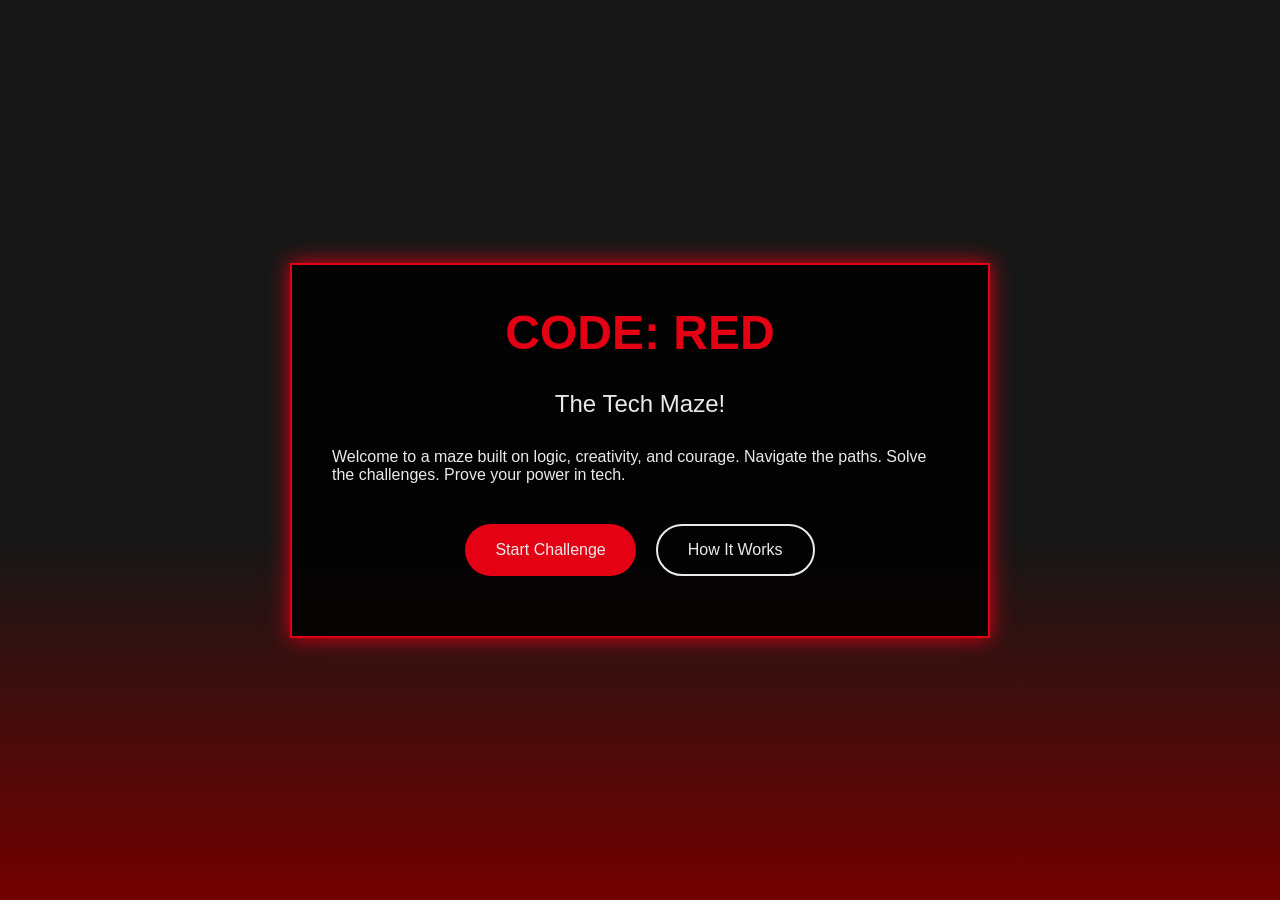
<file: index.html>
<!DOCTYPE html>
<html lang="en">
<head>
  <meta charset="UTF-8">
  <meta name="viewport" content="width=device-width, initial-scale=1.0" />
  <meta http-equiv="X-UA-Compatible" content="ie=edge" />
  <title>WELCOME TO THE TECH MAZE</title>
  <link rel="stylesheet" href="baseStyle.css" />
  <link rel="stylesheet" href="style.css" />
</head>
<body>

  <div class="container">
    <h1>CODE: RED</h1>
    <h2>The Tech Maze!</h2>
    <p>
      Welcome to a maze built on logic, creativity, and courage.  
      Navigate the paths. Solve the challenges. Prove your power in tech.
    </p>

    <div class="buttons">
      <button class="start-btn" onclick="startGame()">Start Challenge</button>
      <button class="info-btn" onclick="showInfo()">How It Works</button>
    </div>
  </div>

  <script>
    function startGame() {
      localStorage.setItem("current_challenge", "0");
      localStorage.setItem("player_x", "0");
      localStorage.setItem("player_y", "1");
      window.location.href = "./maze/index.html";
    }

    function showInfo() {
      alert(
        "🧩 HOW IT WORKS:\n\n" +
        "• Solve challenges to escape the maze\n" +
        "• Use logic, creativity, and teamwork\n" +
        "Good luck!"
      );
    }
  </script>

</body>
</html
</file>
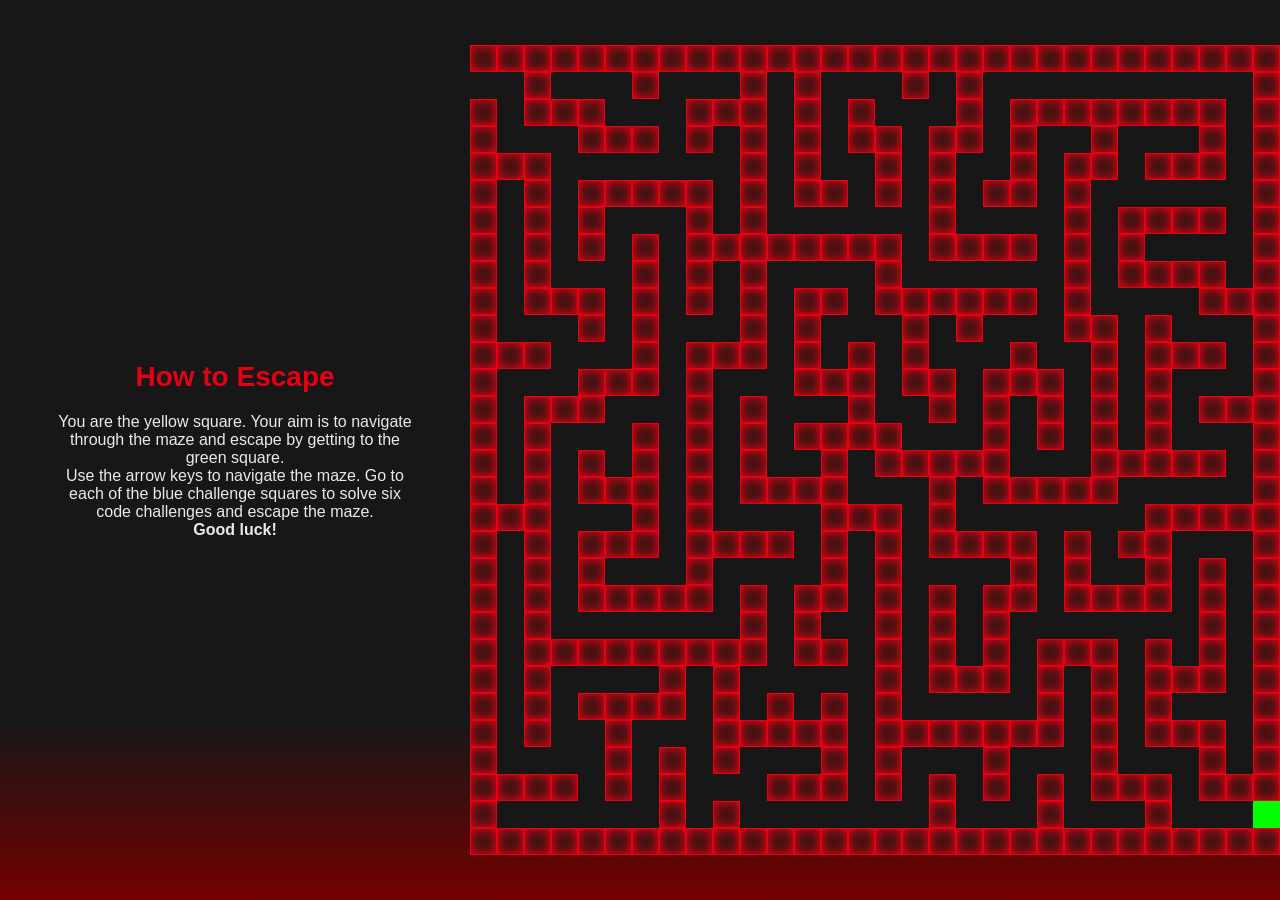
<file: maze/index.html>
<!doctype html>
<html lang="en">
    <head>
        <meta charset="UTF-8" />
        <meta name="viewport" content="width=device-width, initial-scale=1.0" />
        <meta http-equiv="X-UA-Compatible" content="ie=edge" />
        <title>Maze</title>
        <link rel="stylesheet" href="../baseStyle.css" />
        <link rel="stylesheet" href="style.css" />
    </head>
    <body>
        <div class="instructions" role="main">
            <h1>How to Escape</h1>
            <p>You are the yellow square. Your aim is to navigate through the maze and escape by getting to the green square.</p>
            <p>Use the arrow keys to navigate the maze. Go to each of the blue challenge squares to solve six code challenges and escape the maze.</p>
            <p><b>Good luck!</b></p>
        </div>
        <div class="mazeContainer">
            <div class="maze" id="maze"></div>
        </div>

        <script src="script.js"></script>
    </body>
</html>
</file>
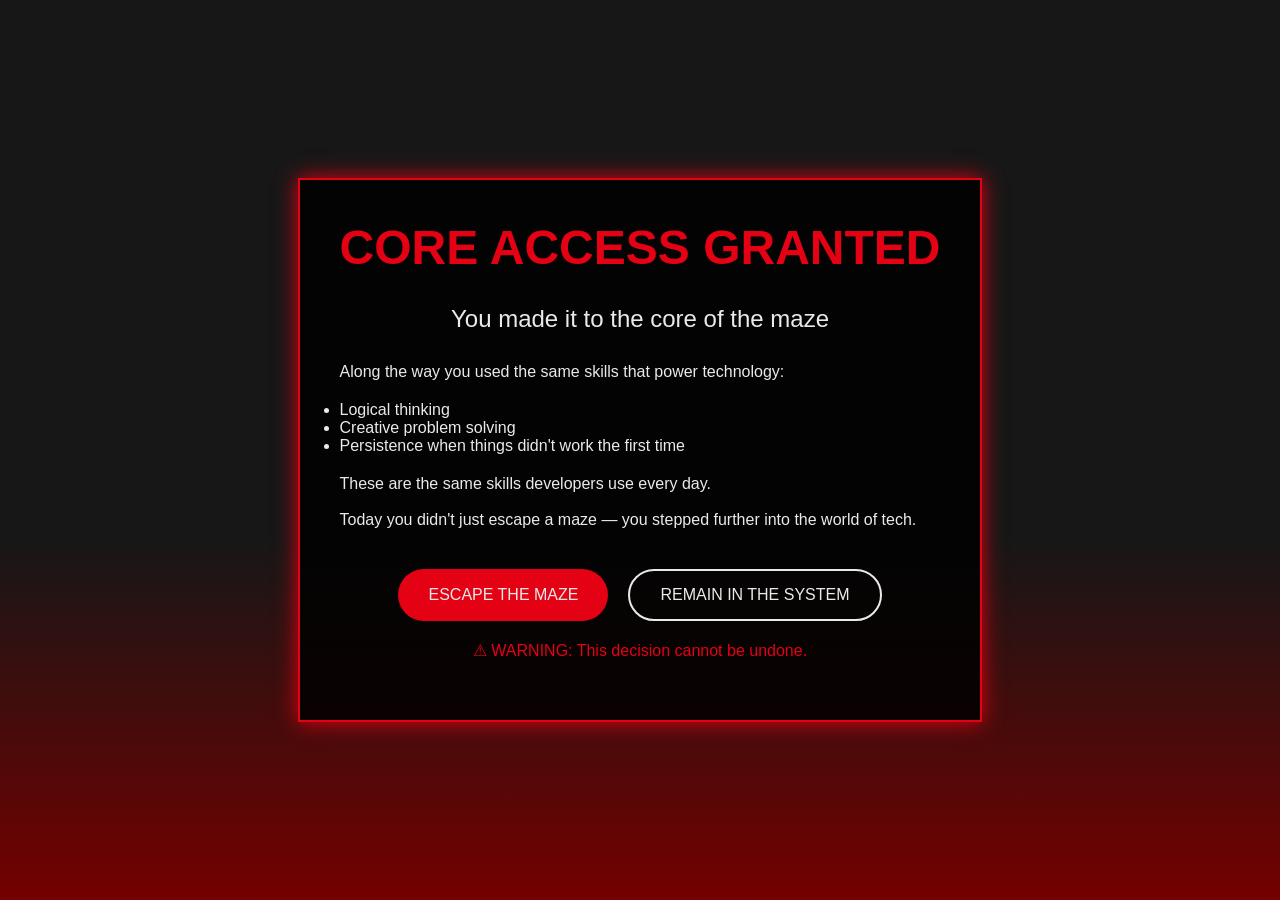
<file: Final-page.html>
<!doctype html>
<html lang="en">
    <head>
        <meta charset="UTF-8" />
        <title>THE CORE</title>
        <link rel="stylesheet" href="baseStyle.css" />
        <link rel="stylesheet" href="style.css" />
    </head>

    <body>
        <div class="container">
            <h1>CORE ACCESS GRANTED</h1>

            <h2>
                You made it to the core of the maze</h2>
            <p>
                Along the way you used the same skills that power technology:<br />
            </p>
            <ul>
                    <li>Logical thinking</li>
                    <li>Creative problem solving</li>
                    <li>Persistence when things didn't work the first time</li>
            </ul>
            <p>
                These are the same skills developers use every day.<br /><br />

                Today you didn't just escape a maze — you stepped further into the world of tech.
            </p>

            <div class="buttons">
                <button class="escape" onclick="escapeMaze()">ESCAPE THE MAZE</button>

                <button class="stay" onclick="stayMaze()">REMAIN IN THE SYSTEM</button>
            </div>

            <p class="warning">⚠ WARNING: This decision cannot be undone.</p>
        </div>

        <script>
            function escapeMaze() {
                window.location.href = "./index.html";
            }

            function stayMaze() {
                window.location.href = "./maze/index.html";
            }
        </script>
    </body>
</html>
</file>
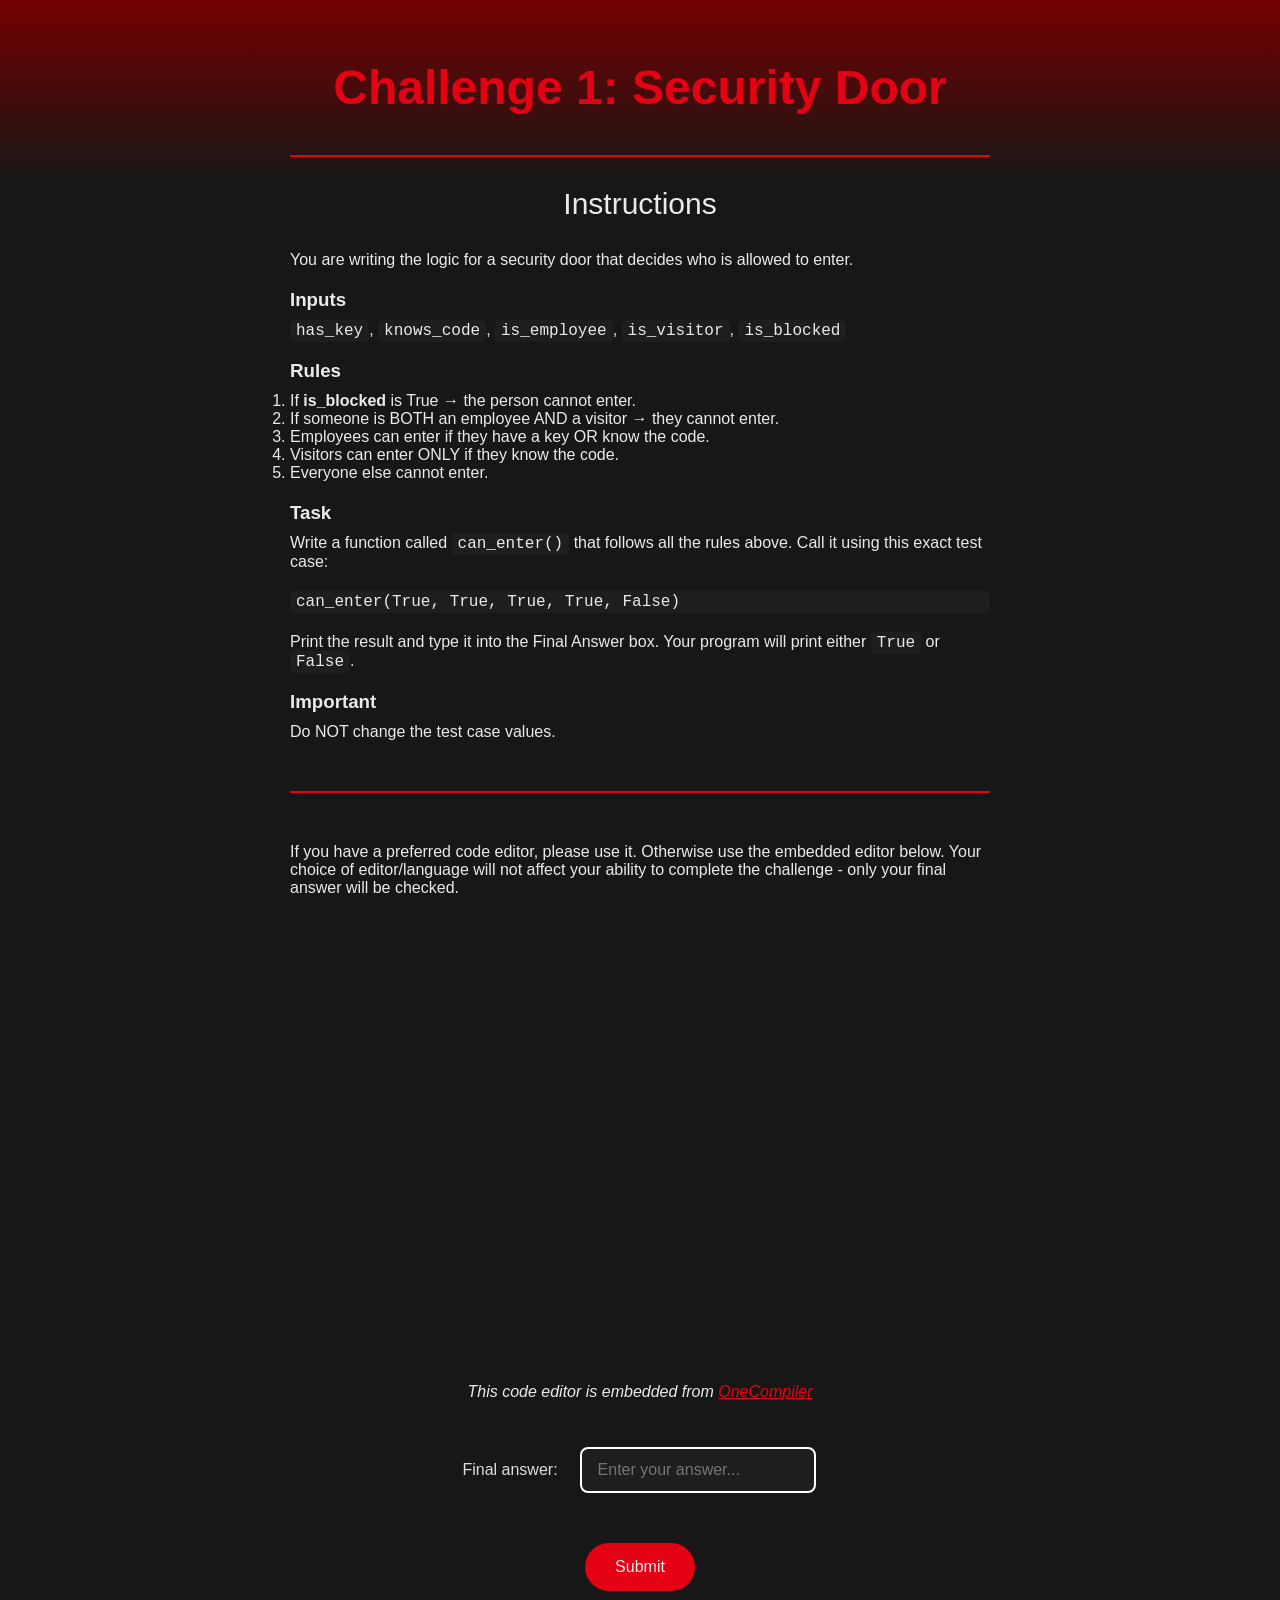
<file: challenges/challenge-1.html>
<!doctype html>
<html>
    <head>
        <title>Intern Challenge</title>
        <link rel="stylesheet" href="../baseStyle.css" />
        <link rel="stylesheet" href="challenge-template.css" />
    </head>
    <body>
        <div class="container">
            <div class="title"><h1>Challenge 1: Security Door</h1></div>

            <div class="instructions">
                <h2>Instructions</h2>
                <p>You are writing the logic for a security door that decides who is allowed to enter.</p>
                <h3>Inputs</h3>
                <p><code>has_key</code>, <code>knows_code</code>, <code>is_employee</code>, <code>is_visitor</code>, <code>is_blocked</code></p>
                <h3>Rules</h3>
                <ol>
                    <li>If <strong>is_blocked</strong> is True → the person cannot enter.</li>
                    <li>If someone is BOTH an employee AND a visitor → they cannot enter.</li>
                    <li>Employees can enter if they have a key OR know the code.</li>
                    <li>Visitors can enter ONLY if they know the code.</li>
                    <li>Everyone else cannot enter.</li>
                </ol>
                <h3>Task</h3>
                <p>Write a function called <code>can_enter()</code> that follows all the rules above. Call it using this exact test case:</p>
                <pre>can_enter(True, True, True, True, False)</pre>
                <p>Print the result and type it into the Final Answer box. Your program will print either <code>True</code> or <code>False</code>.</p>
                <h3>Important</h3>
                <p>Do NOT change the test case values.</p>
            </div>

            <div class="workspace">
                <p style="margin-bottom: 16px">
                    If you have a preferred code editor, please use it. Otherwise use the embedded editor below. Your choice of editor/language will not affect your ability to complete the challenge -
                    only your final answer will be checked.
                </p>
                <iframe id="oc-editor" frameborder="0" height="450px" src="https://onecompiler.com/embed/python?theme=dark&hideTitle=true&hideStdin=true" width="100%"></iframe>
                <p style="margin-bottom: 16px">
                    <i>This code editor is embedded from <a href="https://onecompiler.com/">OneCompiler</a></i>
                </p>
                <div class="final-answer">
                    <label>Final answer:</label>
                    <input id="answer-input" type="text" placeholder="Enter your answer..." />
                    <div id="answer-feedback"></div>
                </div>
            </div>
            <div class="button-container">
                <button id="submitButton" onclick="buttonAction()">Submit</button>
            </div>
        </div>
        <footer></footer>

        <script>
            var correctHash = "1f644623abc84b0d59a676f2640ca2bf6ed76858f1c14239e5fd30f0a3613d89";
            var salt = atob("V0lUY2hhbGxlbmdlNg==");

            async function hashInput(input) {
                var encoder = new TextEncoder();
                var data = encoder.encode(salt + input);
                var hashBuffer = await crypto.subtle.digest("SHA-256", data);
                var hashArray = Array.from(new Uint8Array(hashBuffer));
                return hashArray
                    .map(function (b) {
                        return b.toString(16).padStart(2, "0");
                    })
                    .join("");
            }

            function toTitleCase(str) {
                return str.charAt(0).toUpperCase() + str.slice(1).toLowerCase();
            }

            async function buttonAction() {
                var raw = document.getElementById("answer-input").value.trim();
                var feedback = document.getElementById("answer-feedback");
                const submitButton = document.getElementById("submitButton");
                if (submitButton.textContent == "Submit") {
                    if (raw === "") {
                        feedback.textContent = "⚠️ Please enter an answer.";
                        feedback.style.color = "orange";
                        return;
                    }

                    var input = toTitleCase(raw);
                    var hash = await hashInput(input);

                    if (hash === correctHash) {
                        feedback.textContent = "✅ Correct! Well done!";
                        feedback.style.color = "green";
                        submitButton.textContent = "Continue";
                        localStorage.setItem("current_challenge", "1");
                    } else {
                        feedback.textContent = "❌ Incorrect, try again.";
                        feedback.style.color = "red";
                    }
                } else {
                    window.location.href = "../maze/index.html";
                }
            }

            document.getElementById("answer-input").addEventListener("keydown", function (e) {
                if (e.key === "Enter") buttonAction();
            });
        </script>
    </body>
</html>
</file>
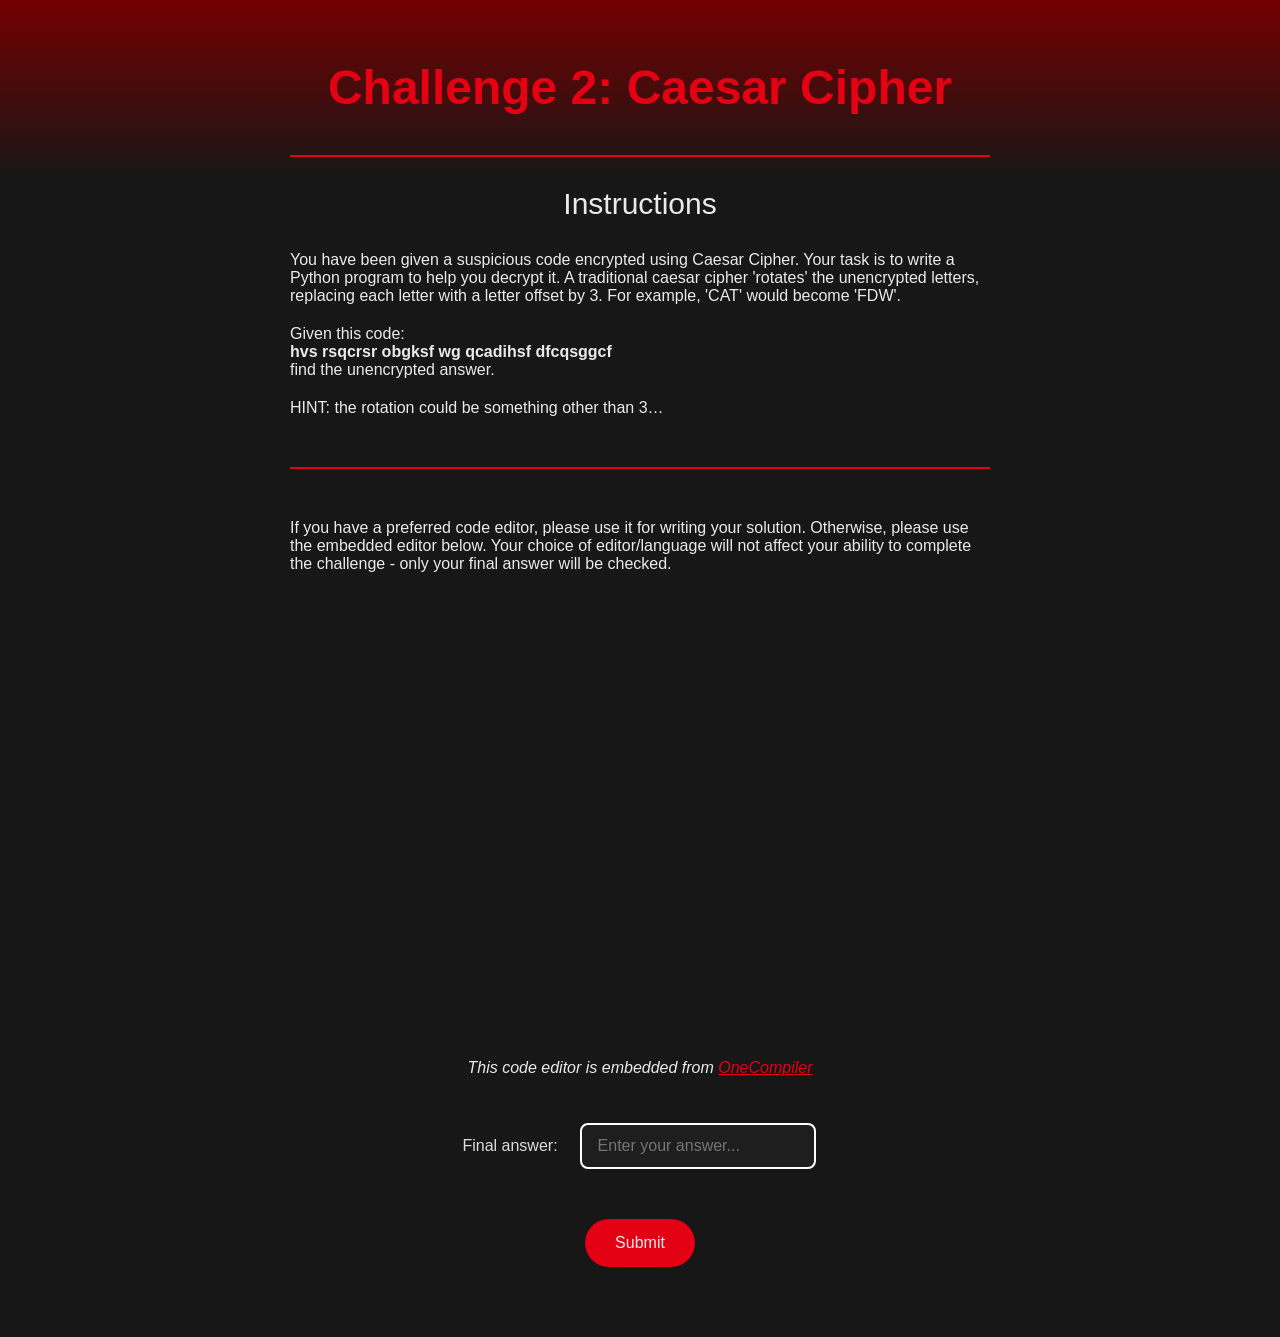
<file: challenges/challenge-2.html>
<html>
    <head>
        <title>Intern Challenge</title>
        <link rel="stylesheet" href="../baseStyle.css" />
        <link rel="stylesheet" href="challenge-template.css" />
    </head>
    <body>
        <div class="container">
            <div class="title"><h1>Challenge 2: Caesar Cipher</h1></div>
            <div class="instructions">
                <h2>Instructions</h2>
                <p>
                    You have been given a suspicious code encrypted using Caesar Cipher. Your task is to write a Python program to help you decrypt it. A traditional caesar cipher 'rotates' the
                    unencrypted letters, replacing each letter with a letter offset by 3. For example, 'CAT' would become 'FDW'.
                </p>
                <p>
                    Given this code:<br />
                    <b>hvs rsqcrsr obgksf wg qcadihsf dfcqsggcf</b><br />
                    find the unencrypted answer.
                </p>
                <p>HINT: the rotation could be something other than 3…</p>
            </div>
            <div class="workspace">
                <p style="margin-bottom: 16px">
                    If you have a preferred code editor, please use it for writing your solution. Otherwise, please use the embedded editor below. Your choice of editor/language will not affect your
                    ability to complete the challenge - only your final answer will be checked.
                </p>
                <iframe id="oc-editor" frameborder="0" height="450px" src="https://onecompiler.com/embed/python?theme=dark&hideTitle=true&hideStdin=true" width="100%"></iframe>
                <p style="margin-bottom: 16px">
                    <i>This code editor is embedded from <a href="https://onecompiler.com/">OneCompiler</a></i>
                </p>
                <div class="final-answer">
                    <label>Final answer:</label>
                    <input id="answer-input" type="text" placeholder="Enter your answer..." />
                    <div id="answer-feedback"></div>
                </div>
            </div>
            <div class="button-container">
                <button id="submitButton" onclick="buttonAction()">Submit</button>
            </div>
        </div>
        <footer></footer>

        <script>
            var correctHash = "e3398f8eddab784f516e554e3e517cf0a4aa2de9c51534960f7106059bc1fa40";
            var salt = atob("V0lUY2hhbGxlbmdlMQ==");

            async function hashInput(input) {
                var encoder = new TextEncoder();
                var data = encoder.encode(salt + input);
                var hashBuffer = await crypto.subtle.digest("SHA-256", data);
                var hashArray = Array.from(new Uint8Array(hashBuffer));
                return hashArray
                    .map(function (b) {
                        return b.toString(16).padStart(2, "0");
                    })
                    .join("");
            }

            async function buttonAction() {
                var input = document.getElementById("answer-input").value.trim();
                var feedback = document.getElementById("answer-feedback");
                const submitButton = document.getElementById("submitButton");
                if (submitButton.textContent == "Submit") {
                    if (input === "") {
                        feedback.textContent = "⚠️ Please enter an answer.";
                        feedback.style.color = "orange";
                        return;
                    }

                    var hash = await hashInput(input);

                    if (hash === correctHash) {
                        feedback.textContent = "✅ Correct! Well done!";
                        feedback.style.color = "green";
                        submitButton.textContent = "Continue";
                        localStorage.setItem("current_challenge", "2");
                    } else {
                        feedback.textContent = "❌ Incorrect, try again.";
                        feedback.style.color = "red";
                    }
                } else {
                    window.location.href = "../maze/index.html";
                }
            }

            document.getElementById("answer-input").addEventListener("keydown", function (e) {
                if (e.key === "Enter") buttonAction();
            });
        </script>
    </body>
</html>
</file>
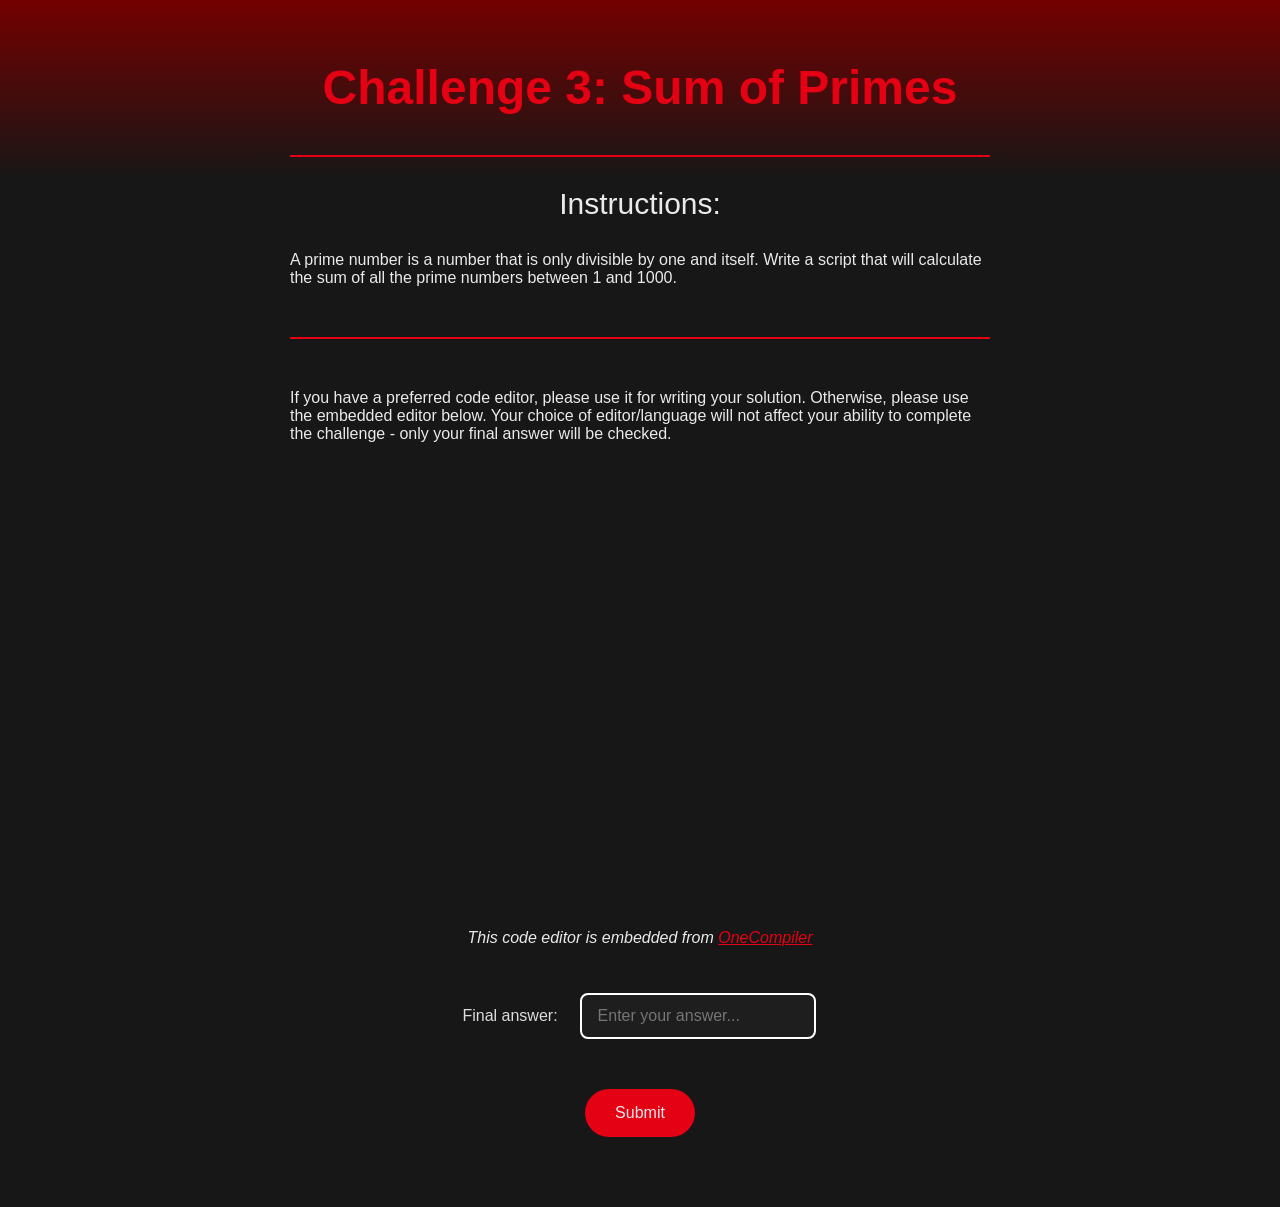
<file: challenges/challenge-3.html>
<html>
    <head>
        <title>Intern Challenge</title>
        <link rel="stylesheet" href="../baseStyle.css" />
        <link rel="stylesheet" href="challenge-template.css" />
    </head>
    <body>
        <div class="container">
            <div class="title"><h1>Challenge 3: Sum of Primes</h1></div>
            <div class="instructions">
                <h2>Instructions:</h2>
                <p>A prime number is a number that is only divisible by one and itself. Write a script that will calculate the sum of all the prime numbers between 1 and 1000.</p>
            </div>
            <div class="workspace">
                <p style="margin-bottom: 16px">
                    If you have a preferred code editor, please use it for writing your solution. Otherwise, please use the embedded editor below. Your choice of editor/language will not affect your
                    ability to complete the challenge - only your final answer will be checked.
                </p>
                <iframe id="oc-editor" frameborder="0" height="450px" src="https://onecompiler.com/embed/python?theme=dark&hideTitle=true&hideStdin=true" width="100%"></iframe>
                <p style="margin-bottom: 16px">
                    <i>This code editor is embedded from <a href="https://onecompiler.com/">OneCompiler</a></i>
                </p>
                <div class="final-answer">
                    <label>Final answer:</label>
                    <input id="answer-input" type="text" placeholder="Enter your answer..." />
                    <div id="answer-feedback"></div>
                </div>
            </div>
            <div class="button-container">
                <button id="submitButton" onclick="buttonAction()">Submit</button>
            </div>
        </div>
        <footer></footer>

        <script>
            var correctHash = "a9e822f84a453fee1458f88b2d0cf621e48e9b3615586f9a9fd9444f72c19328";
            var salt = atob("V0lUY2hhbGxlbmdlMw==");

            async function hashInput(input) {
                var encoder = new TextEncoder();
                var data = encoder.encode(salt + input);
                var hashBuffer = await crypto.subtle.digest("SHA-256", data);
                var hashArray = Array.from(new Uint8Array(hashBuffer));
                return hashArray
                    .map(function (b) {
                        return b.toString(16).padStart(2, "0");
                    })
                    .join("");
            }

            async function buttonAction() {
                var input = document.getElementById("answer-input").value.replace(/,/g, "").trim();
                var feedback = document.getElementById("answer-feedback");
                const submitButton = document.getElementById("submitButton");
                if (submitButton.textContent == "Submit") {
                    if (input === "") {
                        feedback.textContent = "⚠️ Please enter an answer.";
                        feedback.style.color = "orange";
                        return;
                    }

                    var hash = await hashInput(input);

                    if (hash === correctHash) {
                        feedback.textContent = "✅ Correct! Well done!";
                        feedback.style.color = "green";
                        submitButton.textContent = "Continue";
                        localStorage.setItem("current_challenge", "3");
                    } else {
                        feedback.textContent = "❌ Incorrect, try again.";
                        feedback.style.color = "red";
                    }
                } else {
                    window.location.href = "../maze/index.html";
                }
            }

            document.getElementById("answer-input").addEventListener("keydown", function (e) {
                if (e.key === "Enter") buttonAction();
            });
        </script>
    </body>
</html>
</file>
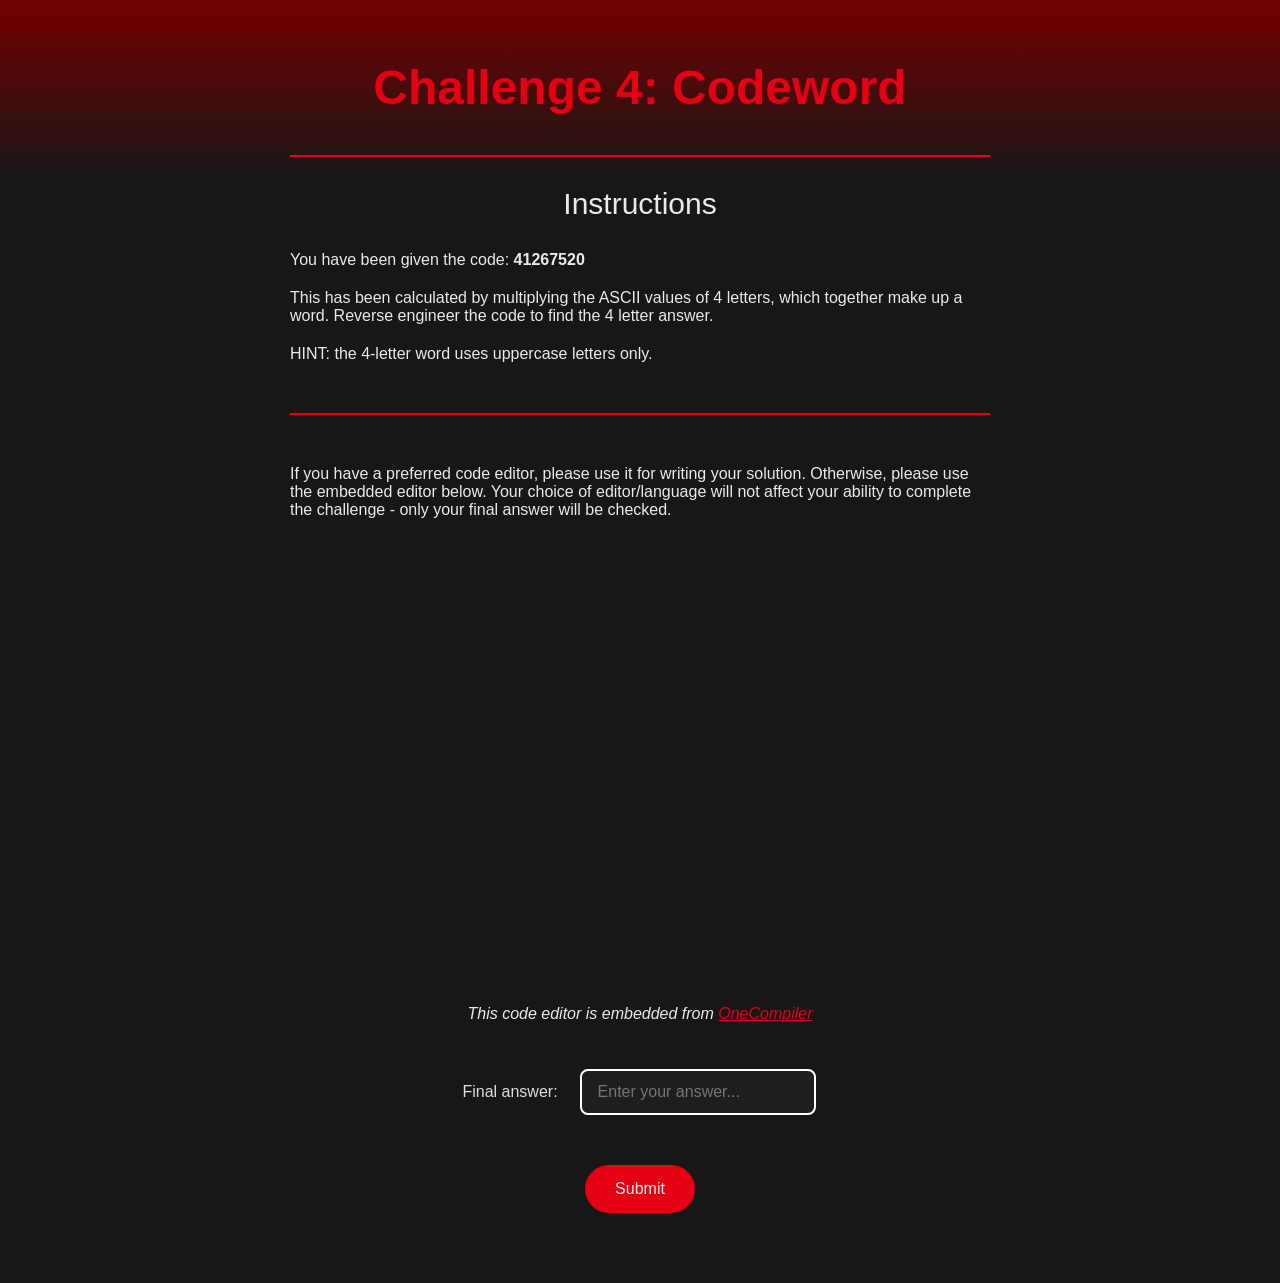
<file: challenges/challenge-4.html>
<html>
    <head>
        <title>Intern Challenge</title>
        <link rel="stylesheet" href="../baseStyle.css" />
        <link rel="stylesheet" href="challenge-template.css" />
    </head>
    <body>
        <div class="container">
            <div class="title"><h1>Challenge 4: Codeword</h1></div>
            <div class="instructions">
                <h2>Instructions</h2>
                <p>You have been given the code: <b>41267520</b></p>
                <p>This has been calculated by multiplying the ASCII values of 4 letters, which together make up a word. Reverse engineer the code to find the 4 letter answer.</p>
                <p>HINT: the 4-letter word uses uppercase letters only.</p>
            </div>
            <div class="workspace">
                <p style="margin-bottom: 16px">
                    If you have a preferred code editor, please use it for writing your solution. Otherwise, please use the embedded editor below. Your choice of editor/language will not affect your
                    ability to complete the challenge - only your final answer will be checked.
                </p>
                <iframe id="oc-editor" frameborder="0" height="450px" src="https://onecompiler.com/embed/python?theme=dark&hideTitle=true&hideStdin=true" width="100%"></iframe>
                <p style="margin-bottom: 16px">
                    <i>This code editor is embedded from <a href="https://onecompiler.com/">OneCompiler</a></i>
                </p>
                <div class="final-answer">
                    <label>Final answer:</label>
                    <input id="answer-input" type="text" placeholder="Enter your answer..." />
                    <div id="answer-feedback"></div>
                </div>
            </div>
            <div class="button-container">
                <button id="submitButton" onclick="buttonAction()">Submit</button>
            </div>
        </div>
        <footer></footer>

        <script>
            var correctHash = "f740d8afd6d1ff48c96afd339b2fe2723e730011046b0b06c623c2a9cd339c42";
            var salt = atob("V0lUY2hhbGxlbmdlMg==");

            async function hashInput(input) {
                var encoder = new TextEncoder();
                var data = encoder.encode(salt + input);
                var hashBuffer = await crypto.subtle.digest("SHA-256", data);
                var hashArray = Array.from(new Uint8Array(hashBuffer));
                return hashArray
                    .map(function (b) {
                        return b.toString(16).padStart(2, "0");
                    })
                    .join("");
            }

            async function buttonAction() {
                var input = document.getElementById("answer-input").value.trim();
                var feedback = document.getElementById("answer-feedback");
                const submitButton = document.getElementById("submitButton");
                if (submitButton.textContent == "Submit") {
                    if (input === "") {
                        feedback.textContent = "⚠️ Please enter an answer.";
                        feedback.style.color = "orange";
                        return;
                    }

                    var hash = await hashInput(input);

                    if (hash === correctHash) {
                        feedback.textContent = "✅ Correct! Well done!";
                        feedback.style.color = "green";
                        submitButton.textContent = "Continue";
                        localStorage.setItem("current_challenge", "4");
                    } else {
                        feedback.textContent = "❌ Incorrect, try again.";
                        feedback.style.color = "red";
                    }
                } else {
                    window.location.href = "../maze/index.html";
                }
            }

            document.getElementById("answer-input").addEventListener("keydown", function (e) {
                if (e.key === "Enter") buttonAction();
            });
        </script>
    </body>
</html>
</file>
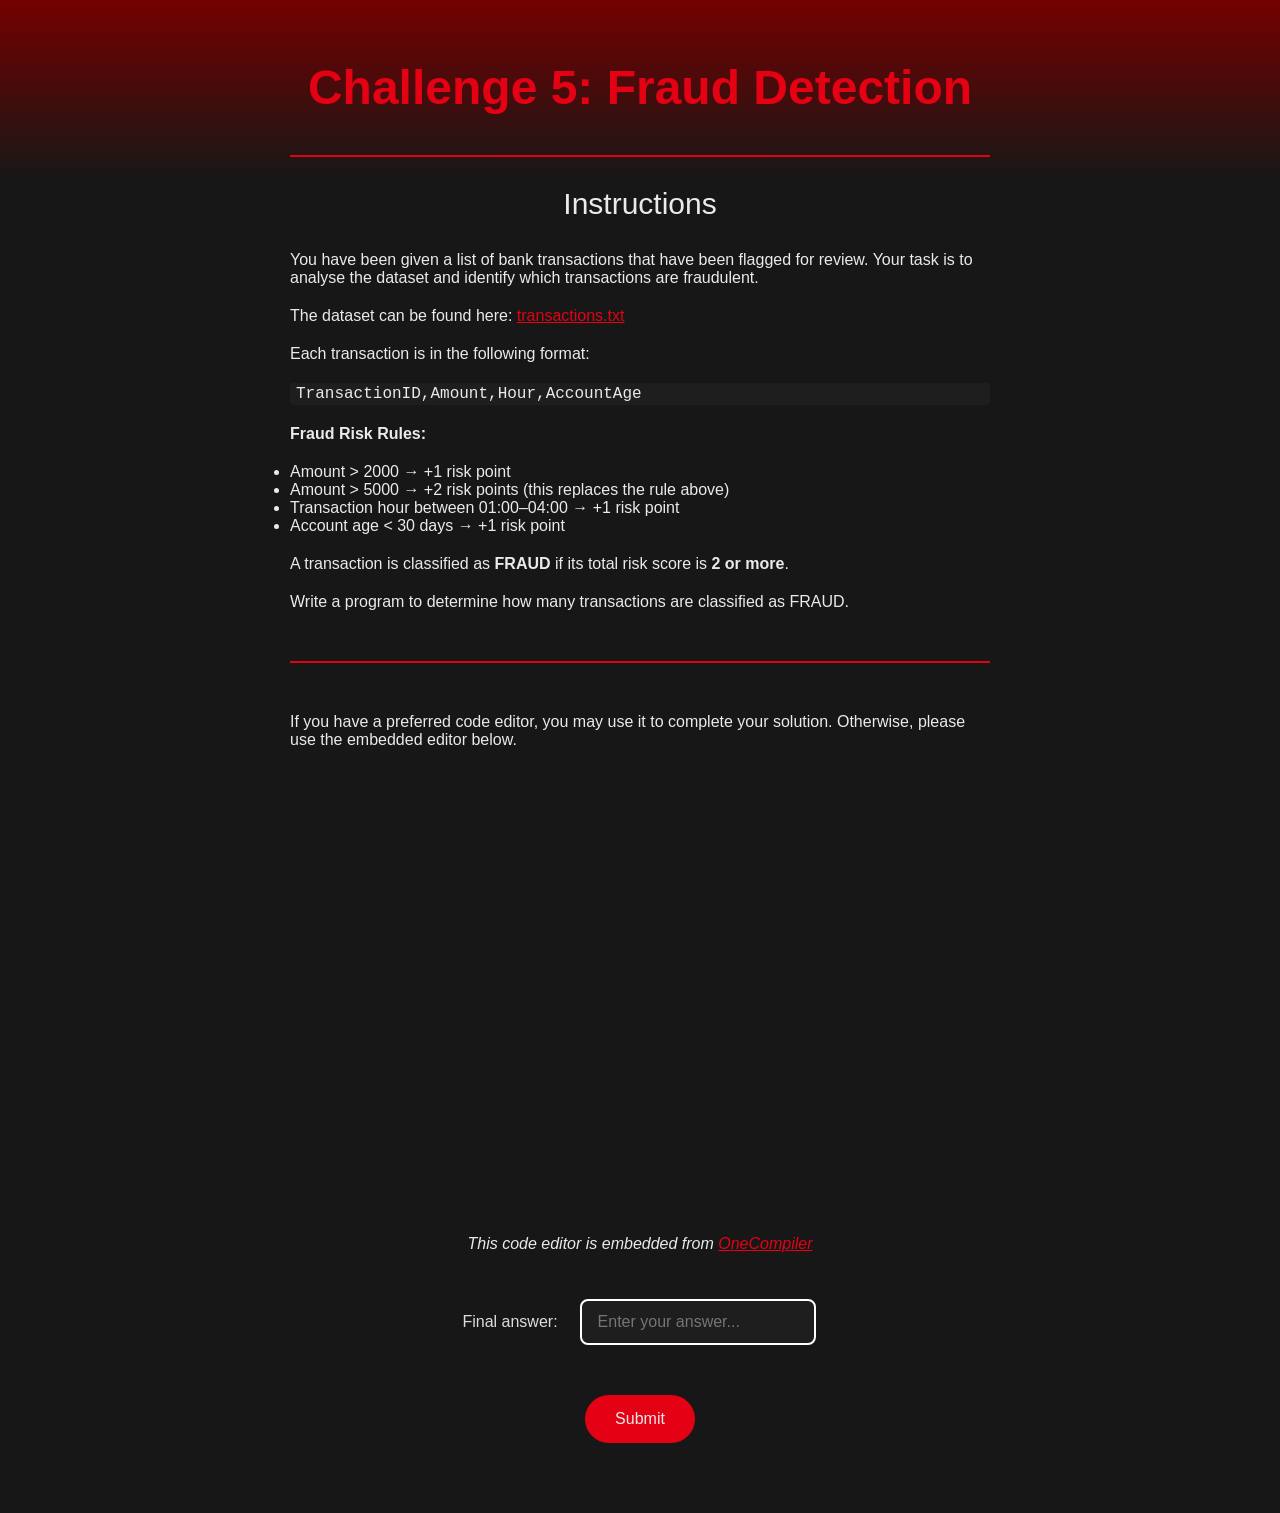
<file: challenges/challenge-5.html>
<html>
    <head>
        <title>Intern Challenge</title>
        <link rel="stylesheet" href="../baseStyle.css" />
        <link rel="stylesheet" href="challenge-template.css" />
    </head>

    <body>
        <div class="container">

            <div class="title"><h1>Challenge 5: Fraud Detection</h1></div>

            <div class="instructions">

                <h2>Instructions</h2>

                <p>
                    You have been given a list of bank transactions that have been flagged for review.
                    Your task is to analyse the dataset and identify which transactions are fraudulent.
                </p>

                <p>
                    The dataset can be found here:
                    <a href="./transactions.txt">transactions.txt</a>
                </p>

                <p>Each transaction is in the following format:</p>

                <pre>TransactionID,Amount,Hour,AccountAge</pre>

                <p><b>Fraud Risk Rules:</b></p>

                <ul>
                    <li>Amount > 2000 → +1 risk point</li>
                    <li>Amount > 5000 → +2 risk points (this replaces the rule above)</li>
                    <li>Transaction hour between 01:00–04:00 → +1 risk point</li>
                    <li>Account age < 30 days → +1 risk point</li>
                </ul>

                <p>
                    A transaction is classified as <b>FRAUD</b> if its total risk score is <b>2 or more</b>.
                </p>

                <p>
                    Write a program to determine how many transactions are classified as FRAUD.
                </p>

            </div>

            <div class="workspace">

                <p style="margin-bottom: 16px">
                    If you have a preferred code editor, you may use it to complete your solution.
                    Otherwise, please use the embedded editor below.
                </p>

                <iframe
                    id="oc-editor"
                    frameborder="0"
                    height="450px"
                    width="100%"
                    src="https://onecompiler.com/embed/javascript?theme=dark&hideTitle=true&hideStdin=true">
                </iframe>

                <p style="margin-bottom: 16px">
                    <i>This code editor is embedded from <a href="https://onecompiler.com/">OneCompiler</a></i>
                </p>

                <div class="final-answer">
                    <label>Final answer:</label>
                    <input id="answer-input" type="text" placeholder="Enter your answer..." />
                    <div id="answer-feedback"></div>
                </div>

            </div>

            <div class="button-container">
                <button id="submitButton" onclick="buttonAction()">Submit</button>
            </div>

        </div>

        <footer></footer>

        <script>
            var correctHash = "a6813699be1edc407ce3ff3625b0920f68239eae96df46236ae89e3083ace35b";
            var salt = atob("V0lUY2hhbGxlbmdlNQ==");

            async function hashInput(input) {
                var encoder = new TextEncoder();
                var data = encoder.encode(salt + input);
                var hashBuffer = await crypto.subtle.digest("SHA-256", data);
                var hashArray = Array.from(new Uint8Array(hashBuffer));
                return hashArray
                    .map(function (b) {
                        return b.toString(16).padStart(2, "0");
                    })
                    .join("");
            }

            async function buttonAction() {
                var input = document.getElementById("answer-input").value.trim();
                var feedback = document.getElementById("answer-feedback");
                var submitButton = document.getElementById("submitButton");

                if (submitButton.textContent === "Submit") {

                    if (input === "") {
                        feedback.textContent = "⚠️ Please enter an answer.";
                        feedback.style.color = "orange";
                        return;
                    }

                    var hash = await hashInput(input);

                    if (hash === correctHash) {
                        feedback.textContent = "✅ Correct! Well done!";
                        feedback.style.color = "green";
                        submitButton.textContent = "Continue";
                        localStorage.setItem("current_challenge", "5");
                    } else {
                        feedback.textContent = "❌ Incorrect, try again.";
                        feedback.style.color = "red";
                    }

                } else {
                    window.location.href = "../maze/index.html";
                }
            }

            document.getElementById("answer-input").addEventListener("keydown", function (e) {
                if (e.key === "Enter") buttonAction();
            });
        </script>

    </body>
</html>
</file>
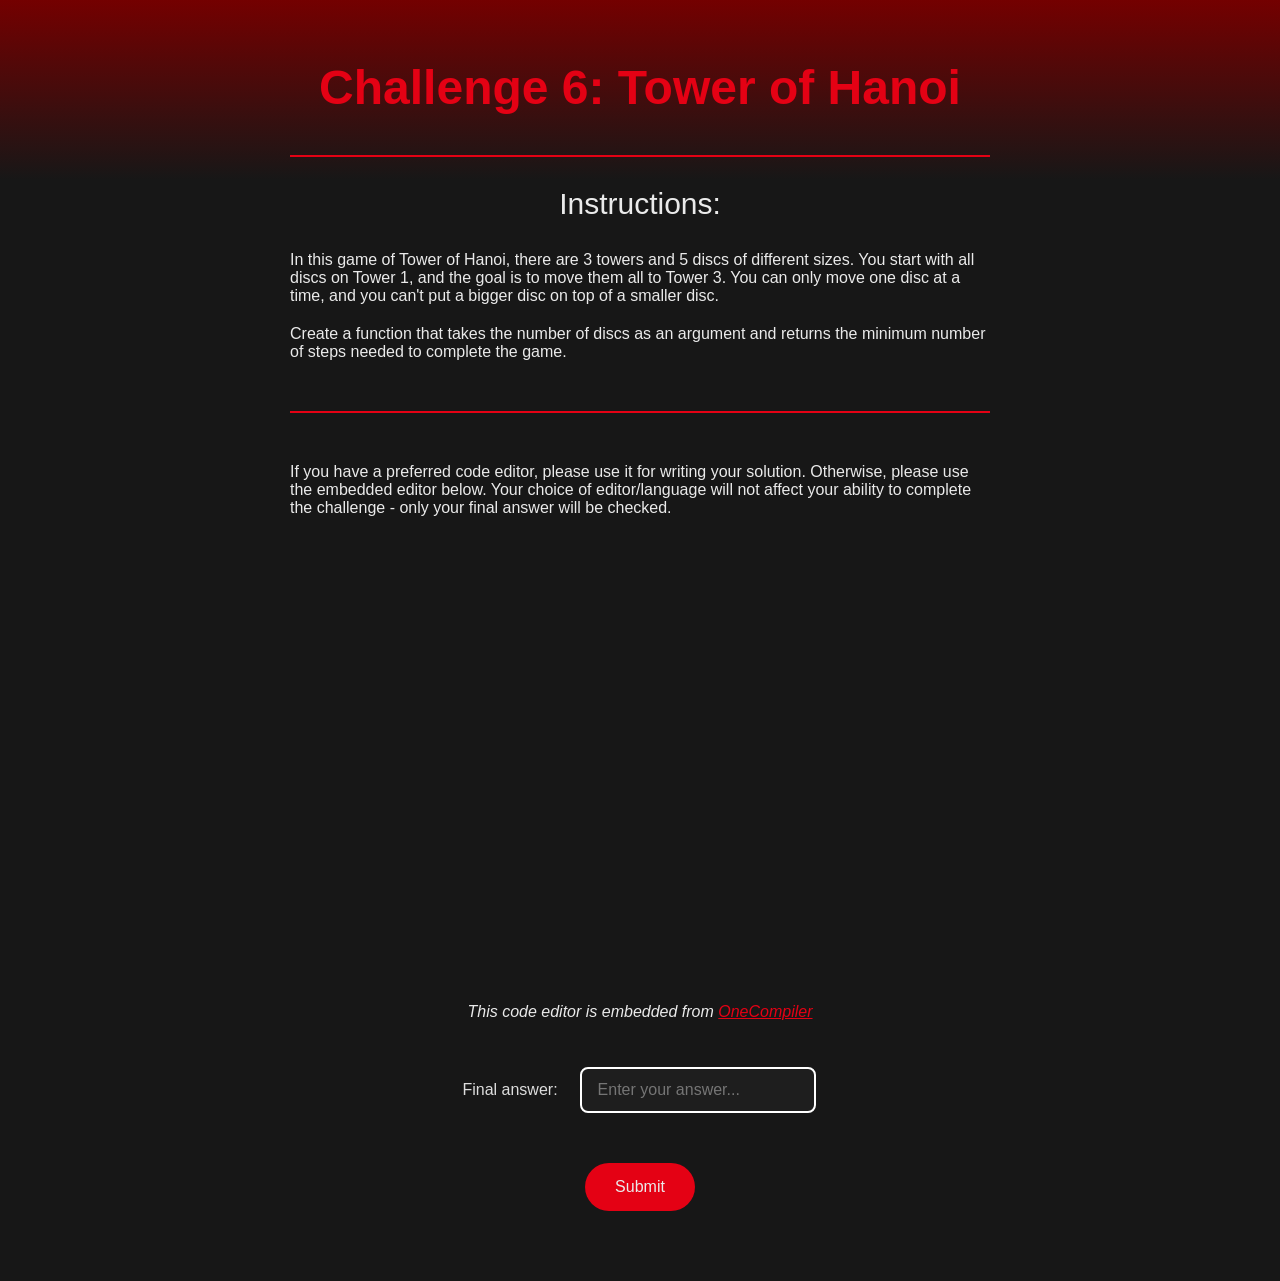
<file: challenges/challenge-6.html>
<html>
    <head>
        <title>Intern Challenge</title>
        <link rel="stylesheet" href="../baseStyle.css" />
        <link rel="stylesheet" href="challenge-template.css" />
    </head>
    <body>
        <div class="container">
            <div class="title"><h1>Challenge 6: Tower of Hanoi</h1></div>
            <div class="instructions">
                <h2>Instructions:</h2>
                <p>In this game of Tower of Hanoi, there are 3 towers and 5 discs of different sizes. You start with all discs on Tower 1, and the goal is to move them all to Tower 3. You can only move one disc at a time, and you can't put a bigger disc on top of a smaller disc.</p>
                <p>Create a function that takes the number of discs as an argument and returns the minimum number of steps needed to complete the game.</p>
            </div>
            <div class="workspace">
                <p style="margin-bottom: 16px">
                    If you have a preferred code editor, please use it for writing your solution. Otherwise, please use the embedded editor below. Your choice of editor/language will not affect your
                    ability to complete the challenge - only your final answer will be checked.
                </p>
                <iframe id="oc-editor" frameborder="0" height="450px" src="https://onecompiler.com/embed/python?theme=dark&hideTitle=true&hideStdin=true" width="100%"></iframe>
                <p style="margin-bottom: 16px">
                    <i>This code editor is embedded from <a href="https://onecompiler.com/">OneCompiler</a></i>
                </p>
                <div class="final-answer">
                    <label>Final answer:</label>
                    <input id="answer-input" type="text" placeholder="Enter your answer..." />
                    <div id="answer-feedback"></div>
                </div>
            </div>
            <div class="button-container">
                <button id="submitButton" onclick="buttonAction()">Submit</button>
            </div>
        </div>
        <footer></footer>

        <script>
            var correctHash = "61e8cc9ffa5377ba54025a4f73cb554fd21a129f12545b02c60944598171b56f";
            var salt = atob("V0lUY2hhbGxlbmdlMg==");

            async function hashInput(input) {
                var encoder = new TextEncoder();
                var data = encoder.encode(salt + input);
                var hashBuffer = await crypto.subtle.digest("SHA-256", data);
                var hashArray = Array.from(new Uint8Array(hashBuffer));
                return hashArray
                    .map(function (b) {
                        return b.toString(16).padStart(2, "0");
                    })
                    .join("");
            }

            async function buttonAction() {
                var input = document.getElementById("answer-input").value.trim();
                var feedback = document.getElementById("answer-feedback");
                const submitButton = document.getElementById("submitButton");
                
                if (submitButton.textContent == "Submit") {
                    if (input === "") {
                        feedback.textContent = "⚠️ Please enter an answer.";
                        feedback.style.color = "orange";
                        return;
                    }

                    var hash = await hashInput(input);

                    if (hash === correctHash) {
                        feedback.textContent = "✅ Correct! Well done!";
                        feedback.style.color = "green";
                        submitButton.textContent = "Continue";
                        localStorage.setItem("current_challenge", "6");
                    } else {
                        feedback.textContent = "❌ Incorrect, try again.";
                        feedback.style.color = "red";
                    }
                } else {
                    window.location.href = "../maze/index.html";
                }
            }

            document.getElementById("answer-input").addEventListener("keydown", function (e) {
                if (e.key === "Enter") buttonAction();
            });
        </script>
    </body>
</html>
</file>
<file: baseStyle.css>
:root {
    --main-color: #171717;
    --secondary-color: #eaeaea;
    --accent-color: #e40114;

    --challenge-color: #4d91ff;
    --player-color: #fcdc4d;
    --end-color: #00ff00;
}

* {
    margin: 0;
    padding: 0;
    box-sizing: border-box;
    font-family: "Segoe UI", Tahoma, Geneva, Verdana, sans-serif;
}
</file>
<file: style.css>
body {
    height: 100vh;
    background: linear-gradient(180deg, var(--main-color) 60%, #740000);
    color: var(--secondary-color);
    display: flex;
    align-items: center;
    justify-content: center;
}

.container {
    max-width: 700px;
    padding: 40px;
    border: 2px solid var(--accent-color);
    background-color: rgba(0, 0, 0, 0.85);
    box-shadow: 0 0 20px var(--accent-color);
    animation: fadeIn 1.5s ease-in;
}

h1 {
    text-align: center;
    font-size: 3rem;
    margin-bottom: 30px;
    color: var(--accent-color);
}

h2 {
    text-align: center;
    font-weight: 300;
    margin-bottom: 30px;
    color: var(--secondary-color);
}

p, ul {
    margin-bottom: 20px;
    color: var(--secondary-color);
}

.warning {
    text-align: center;
    color: var(--accent-color);
}

.buttons {
    display: flex;
    justify-content: center;
    gap: 20px;
    flex-wrap: wrap;
    margin: 40px 0 20px 0;
}

button {
    padding: 15px 30px;
    font-size: 1rem;
    cursor: pointer;
    border: none;
    border-radius: 30px;
    transition: all 0.3s ease;
}

.start-btn, .escape {
    background-color: var(--accent-color);
    color: var(--secondary-color);
}

.start-btn:hover, .escape:hover {
    background-color: var(--secondary-color);
    color: var(--accent-color);
    transform: scale(1.05);
}

.info-btn, .stay {
    background-color: transparent;
    color: var(--secondary-color);
    border: 2px solid var(--secondary-color);
}

.info-btn:hover, .stay:hover {
    background-color: var(--secondary-color);
    color: var(--main-color);
    transform: scale(1.05);
}

@keyframes fadeIn {
    from {
        opacity: 0;
        transform: translateY(30px);
    }
    to {
        opacity: 1;
        transform: translateY(0);
    }
}
</file>
<file: maze/style.css>
html,
body {
    margin: 0;
    width: 100%;
    height: 100%;
    background-color: var(--main-color);
    font-family: "Segoe UI", Tahoma, Geneva, Verdana, sans-serif;
    color: var(--secondary-color);
    text-align: center;
}

body {
    display: flex;
    align-items: center;
    justify-content: center;
    background-color: var(--main-color);
    background: linear-gradient(180deg, var(--main-color) 80%, #740000);
}

body[data-direction="row"] {
    flex-direction: row;
}

body[data-direction="column"] {
    flex-direction: column;
}

h1 {
    margin-bottom: 20px;
    font-size: 28px;
    font-weight: bold;
    color: var(--accent-color);
}

.instructions {
    flex: 1;
    margin: 50px;
}

.mazeContainer {
    flex: 2;
    display: flex;
    align-items: center;
    justify-content: center;
}

.maze {
    /* background-color: #bab9b9; */

    display: grid;
    grid-template-columns: repeat(30, 1fr);
    background-color: var(--main-color);
}

.challenge {
    background-color: var(--challenge-color);
}

.wall {
    background-color: rgba(255, 0, 0, 0.2);
    box-shadow: inset 0 0 10px 1px var(--accent-color);
    border: 1px solid var(--accent-color);
}

.end {
    background-color: var(--end-color);
}

.player {
    background-color: var(--player-color);
}
</file>
<file: challenges/challenge-template.css>
* {
  margin: 0;
  padding: 0;
  box-sizing: border-box;
  font-family: 'Segoe UI', Tahoma, Geneva, Verdana, sans-serif;
}

html, body {
  height: 100%;
  width: 100%;
  background-color: var(--main-color);
  color: var(--secondary-color);
}

body {
  min-height: 100vh;
  background: linear-gradient(0deg, var(--main-color) 80%, #740000);
  color: white;
  display: flex;
  padding: 0;
}

a {
  color: var(--accent-color);
}

.container {
  width: 100%;
  height: 100%;
  display: flex;
  flex-direction: column;
  align-items: center;
  padding: 20px;
  animation: fadeIn 1.5s ease-in;
}

h1 {
    text-align: center;
    font-size: 3rem;
    margin: 40px 0px;
    color: var(--accent-color);
}

h2 {
    text-align: center;
    font-weight: 300;
    font-size:30px;
    margin-bottom: 30px;
    color: var(--secondary-color);
}

h3 {
    font-weight: 700;
    margin-top:20px;
    margin-bottom: 10px;
    color: var(--secondary-color);
}

p, pre, ol, ul {
    margin-bottom: 20px;
    color: var(--secondary-color);
}

code, pre {
    background-color: rgba(255, 255, 255, 0.03);
    padding: 2px 6px;
    border-radius: 4px;
    font-family: 'Courier New', Courier, monospace;
    color: var(--secondary-color);
}

.instructions {
  max-width: 700px;
  padding: 30px 0;
  border-top: 2px solid var(--accent-color);
  border-bottom: 2px solid var(--accent-color);
}

.workspace {
  padding: 30px 30px 0 30px;
  width:100%;
  display: flex;
  flex-direction: column;
  align-items: center;
}

.workspace > p {
  max-width: 700px;
  margin-top:20px;
}

input {
  margin: 30px 10px;
  padding: 12px 16px;
  font-size: 1rem;
  border: 2px solid white;
  border-radius: 8px;
  background-color: rgba(255, 255, 255, 0.03);
  color: white;
  transition: all 0.15s ease;
}

input:hover {
  background-color: white;
  color: black;
}

.button-container {
  padding: 20px;
  text-align: center;
}

button {
    padding: 15px 30px;
    font-size: 1rem;
    cursor: pointer;
    border: none;
    border-radius: 30px;
    transition: all 0.3s ease;
    background-color: var(--accent-color);
    color: var(--secondary-color);
    margin-bottom:50px;
}

button:hover {
  background-color: white;
  color: red;
}

.final-answer {
  display: flex;
  align-items: center;
  gap: 12px;
  padding-left: 20px;
}

label {
  color: #ddd;
  font-size: 1rem;
  white-space: nowrap;
}

@keyframes fadeIn {
  from {
    opacity: 0;
  }
  to {
    opacity: 1;
  }
}
</file>
